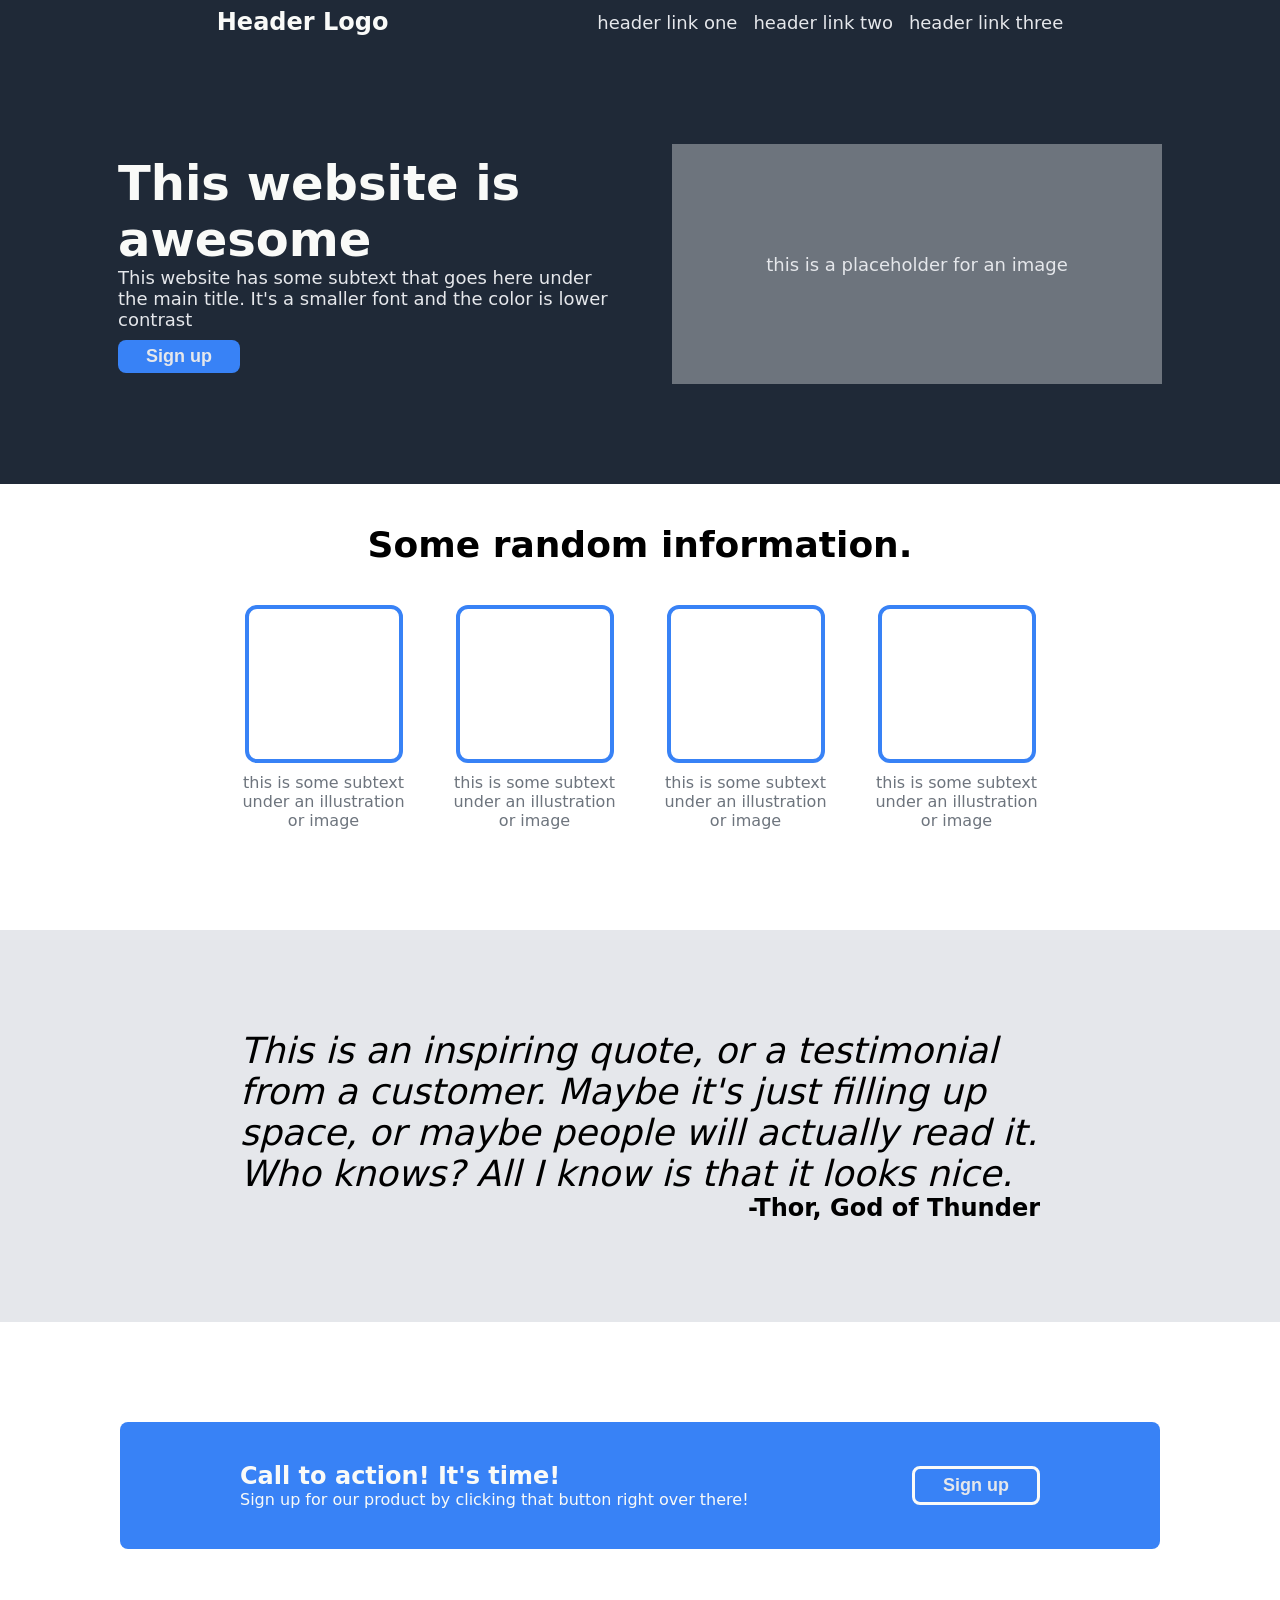
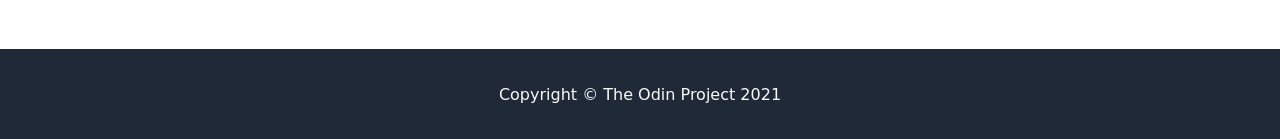
<file: index.html>
<!DOCTYPE html>
<html lang="en">
<head>
    <meta charset="UTF-8">
    <meta name="viewport" content="width=device-width, initial-scale=1.0">
    <title>Landing Page</title>
    <link rel="stylesheet" href="styles.css">
</head>
<body>
    <div class="section1">
        <div class="header">
            <div class="left">
                Header Logo
            </div>
            <div class="right">
                <ul>
                    <li>header link one</li>
                    <li>header link two</li>
                    <li>header link three</li>
                </ul>
            </div>
        </div>
        <div class="hero-container">
            <div class="hero-left">
                <h1>This website is awesome</h1>
                <p id="hero-text">This website has some subtext that goes here under the main title. It's a smaller font and the color is lower contrast</p>
                <button class="button">Sign up</button>
            </div>
            <div class="hero-right">
                <p>this is a placeholder for an image</p>
            </div>
        </div>
    </div>
    <div class="section2">
        <div class="info-header">
            Some random information.
        </div>
        <div class="info-container">
            <div class="info">
                <div class="info-box"></div>
                <div class="info-text">this is some subtext under an illustration or image</div>
            </div>
            <div class="info">
                <div class="info-box"></div>
                <div class="info-text">this is some subtext under an illustration or image</div>
            </div>
            <div class="info">
                <div class="info-box"></div>
                <div class="info-text">this is some subtext under an illustration or image</div>
            </div>
            <div class="info">
                <div class="info-box"></div>
                <div class="info-text">this is some subtext under an illustration or image</div>
            </div>
        </div>
    </div>
    <div class="section3">
        <div class="quote-container">
            <div class="quote">
                This is an inspiring quote, or a testimonial from a customer. Maybe it's just filling up space, or maybe people will actually read it. Who knows? All I know is that it looks nice.
            </div>
            <div class="quote-name">
                -Thor, God of Thunder
            </div>
        </div>
    </div>
    <div class="section4">
        <div class="action-container">
            <div class="action-group">
                <div class="action-header">
                    Call to action! It's time!
                </div>
                <div class="action-text">
                    Sign up for our product by clicking that button right over there!
                </div>
            </div>
            <button class="button action-button">Sign up</button>
        </div>
    </div>
    <div class="footer">
        Copyright © The Odin Project 2021
    </div>
</body>
</html>
</file>
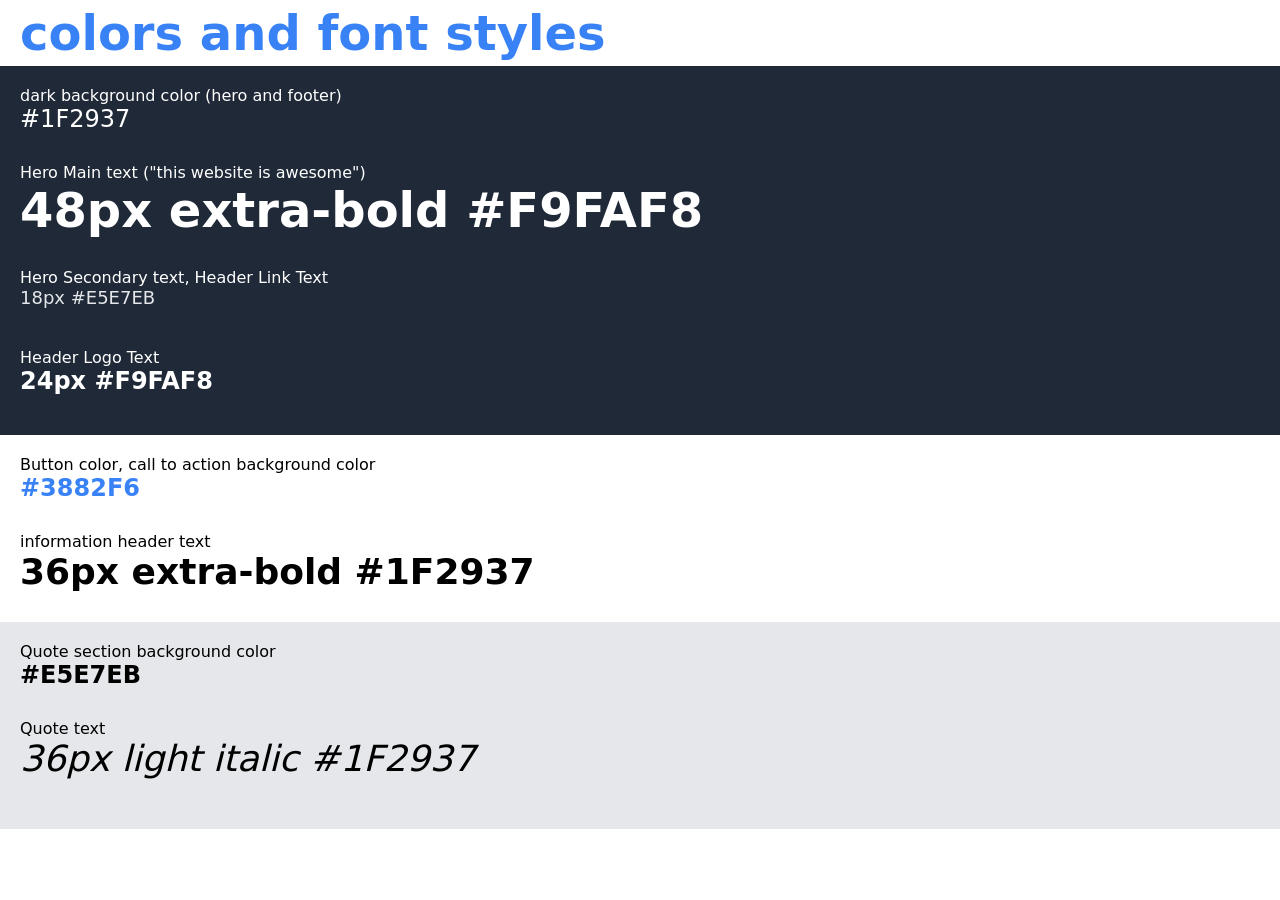
<file: colors-and-font.html>
<!DOCTYPE html>
<html lang="en">
<head>
    <meta charset="UTF-8">
    <meta name="viewport" content="width=device-width, initial-scale=1.0">
    <title>Colors and Font</title>
    <link rel="stylesheet" href="styles.css">
</head>
<body>
    <div class="color-font-header">
        colors and font styles
    </div>
    <div class="section1">
        <div class="color-font-box">
            dark background color (hero and footer)
            <div id="color1">#1F2937</div>
        </div>
        <div class="color-font-box">
            Hero Main text ("this website is awesome")
            <div id="extra-bold1">48px extra-bold #F9FAF8</div>
        </div>
        <div class="color-font-box">
            Hero Secondary text, Header Link Text
            <div id="color2">18px #E5E7EB</div>
        </div>
        <div class="color-font-box">
            Header Logo Text
            <div id="color3">24px #F9FAF8</div>
        </div>
    </div>
    <div class="random-box">
        <div class="info-box2">
            Button color, call to action background color
            <div id="color4">#3882F6</div>
        </div>
        <div class="info-box2">
           information header text
           <div id="color5">36px extra-bold #1F2937</div> 
        </div>
    </div>
    <div class="quote-box">
        <div class="info-box2">
            Quote section background color
            <div id="color6">#E5E7EB</div>
        </div>
        <div class="info-box2">
            Quote text
            <div id="light-italic">36px light italic #1F2937</div>
        </div>
    </div>
</body>
</html>
</file>
<file: styles.css>
body {
    font-family: system-ui, -apple-system, BlinkMacSystemFont, 'Segoe UI', Roboto, Oxygen, Ubuntu, Cantarell, 'Open Sans', 'Helvetica Neue', sans-serif;
    display: flex;
    flex-direction: column;
    margin: 0;
}

.section1 {
    background-color: #1f2937;
    color: white;
}

.header {
    display: flex;
    justify-content: space-evenly;
    padding: 8px;
}

ul {
    list-style-type: none;
    display: flex;
    margin: 0;
    padding: 0;
    gap: 16px;
}

.left, .right {
    display: flex;
    align-items: center;
    gap: 16px;
}

.header .left {
    font-size: 24px;
    color: #f9faf8;
    font-weight: 900;
}

.header .right, p {
    font-size: 18px;
    color: #e5e7eb;
    font-weight: lighter;
}

p {
    margin: 0;
}

h1 {
    font-size: 48px;
    color: #f9faf8;
    font-weight: bolder;
    margin: 0;
}

.button {
    background-color: #3882f6;
    border: none;
    border-radius: 8px;
    color: #e5e7eb;
    font-weight: bold;
    font-size: 18px;
    padding: 6px 28px;
    text-align: center;
    text-decoration: none;
}

.hero-container {
    display: flex;
    justify-content: center;
    align-items: center;
    margin: 100px 0;
    gap: 64px;
}

.hero-left, .hero-right {
    width: 490px;
    height: 240px;
    display: flex;
    flex-direction: column;
    justify-content: center;
    align-items: baseline;
    /*padding: 20px;*/
}

.hero-right {
    background-color: #6d747d;
    display: flex;
    justify-content: center;
    align-items: center;
}

#hero-text {
    margin-bottom: 10px;
}

.section2 {
    text-align: center;
}

.info-header{
    font-size: 36px;
    font-weight: 900;
    margin: 40px 0;
}

.info-container {
    display: flex;
    justify-content: center;
    gap: 36px;
    margin-bottom: 100px;
}

.info {
    max-width: 175px;
    display: flex;
    flex-direction: column;
    justify-content: center;
    align-items: center;
}

.info-box {
    border-color: #3882f6;
    border-radius: 12px;
    border-style: solid;
    border-width: 4px;
    width: 150px;
    height: 150px;
    margin-bottom: 10px;
}

.info-text {
    color: #6d747d;
}

.section3 {
    background-color: #e5e7eb;
    display: flex;
    flex-direction: column;
    justify-content: center;
    align-items: center;
    padding: 100px 0;
}

.quote-container {
    width: 800px;
}

.quote {
    font-size: 36px;
    font-style: italic;
    font-weight: 100;
}

.quote-name {
    font-size: 24px;
    font-weight: bold;
    display: flex;
    justify-content: flex-end;
}

.section4 {
    display: flex;
    justify-content: center;
    align-items: center;
    padding: 100px 0;
}

.action-container {
    background-color: #3882f6;
    width: 800px;
    padding: 40px 120px;
    display: flex;
    justify-content: space-between;
    align-items: center;
    border-radius: 8px;
}

.action-header {
    color: #f9faf8;
    font-size: 24px;
    font-weight: bold;
}

.action-text {
    color: #f9faf8;
}

.action-button {
    border: #f9faf8;
    border-style: solid;
}

.footer {
    background-color: #1f2937;
    height: 90px;
    color: #f9faf8;
    display: flex;
    align-items: center;
    justify-content: center;
}

.color-font-header {
    color: #3882f6;
    font-size: 48px;
    font-weight: 900;
    margin: 5px 20px;
}

.color-font-box, .info-box2{
    font-size: 16px;
    margin: 20px;
    padding-bottom: 10px;
}

#color1 {
    font-size: 24px;
}

#color2 {
    color: #e5e7eb;
    font-size: 18px;
    padding-bottom: 10px;
}

#color3 {
    font-size: 24px;
    font-weight: bolder;
    padding-bottom: 10px;
}

#color4 {
    color: #3882f6;
    font-size: 24px;
    font-weight: bolder;
}

#color5 {
    font-size: 36px;
    font-weight: bolder;
}

#color6 {
    font-size: 24px;
    font-weight: bolder;
}

#light-italic {
    font-size: 36px;
    font-weight: lighter;
    font-style: italic;
    padding-bottom: 20px;
}

#extra-bold1 {
    font-size: 48px;
    font-weight: bolder;
}

.quote-box {
    background-color: #e5e7eb;
}
</file>
